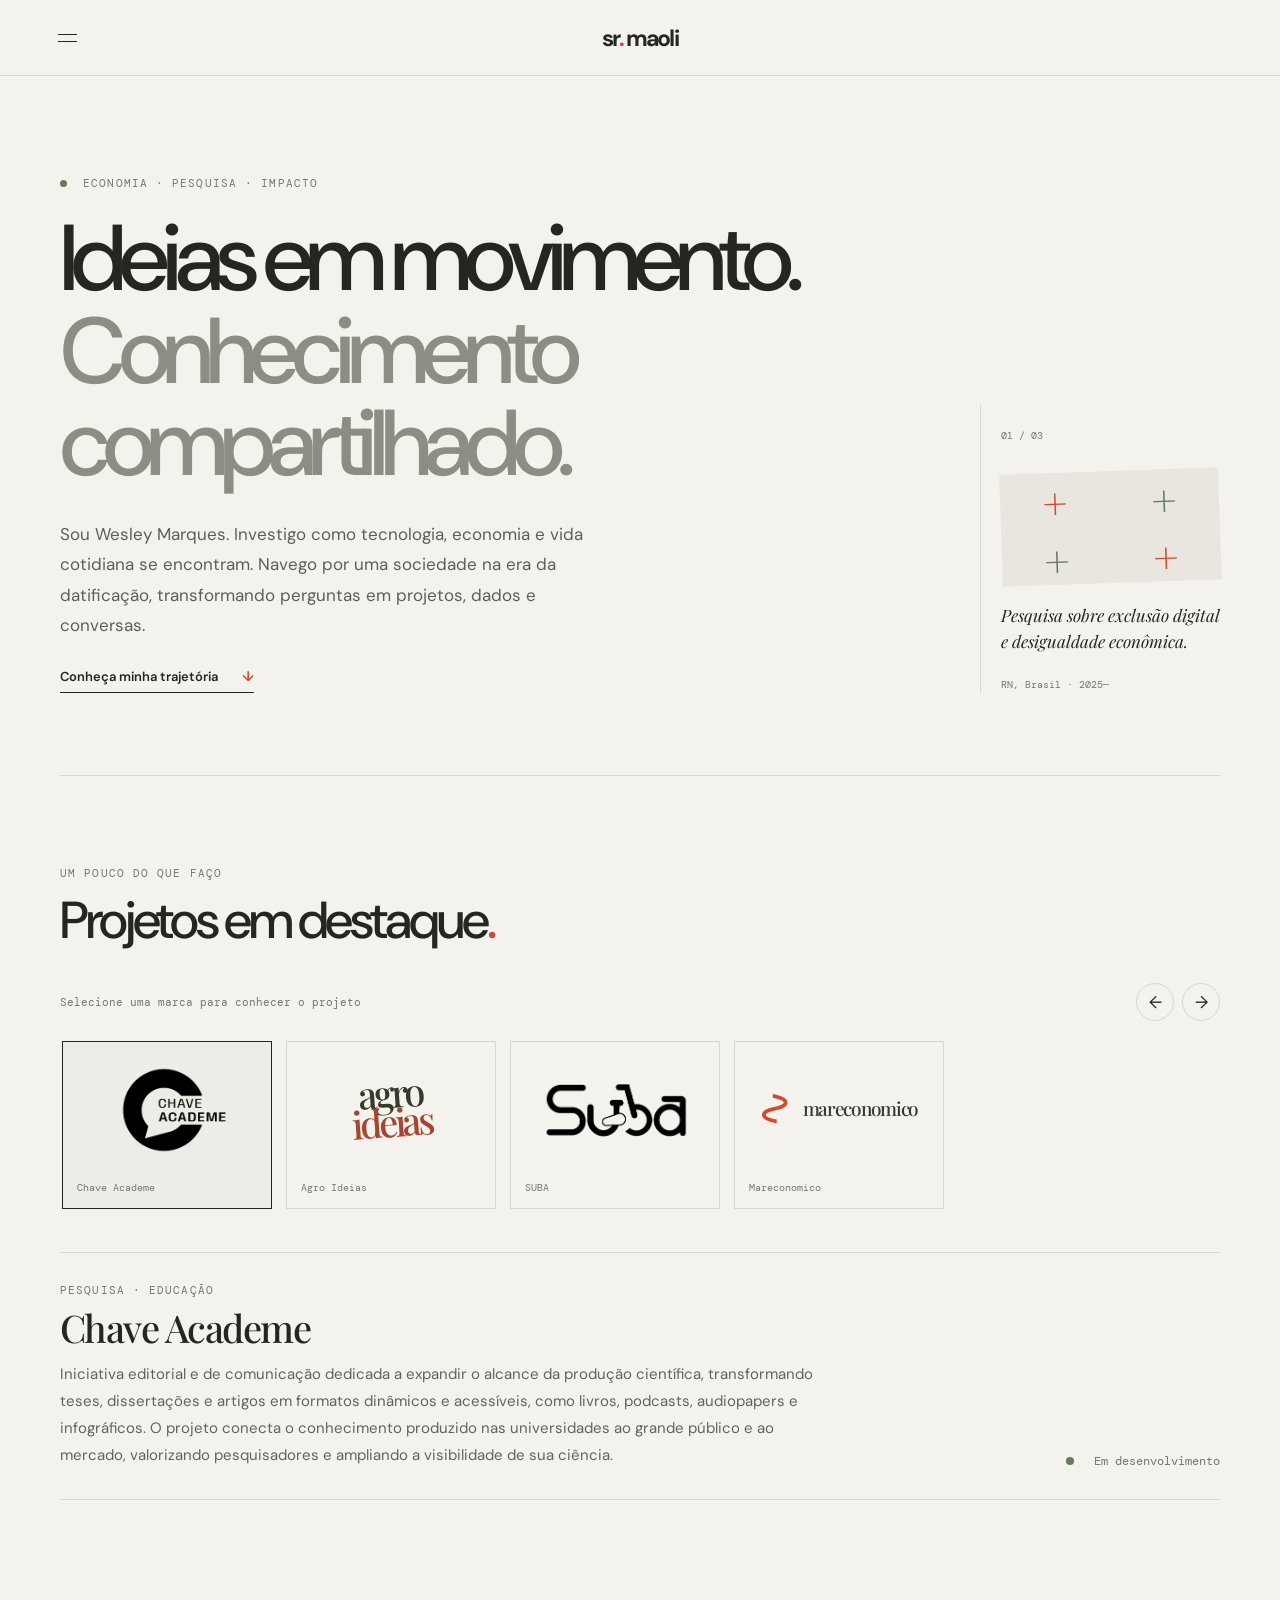
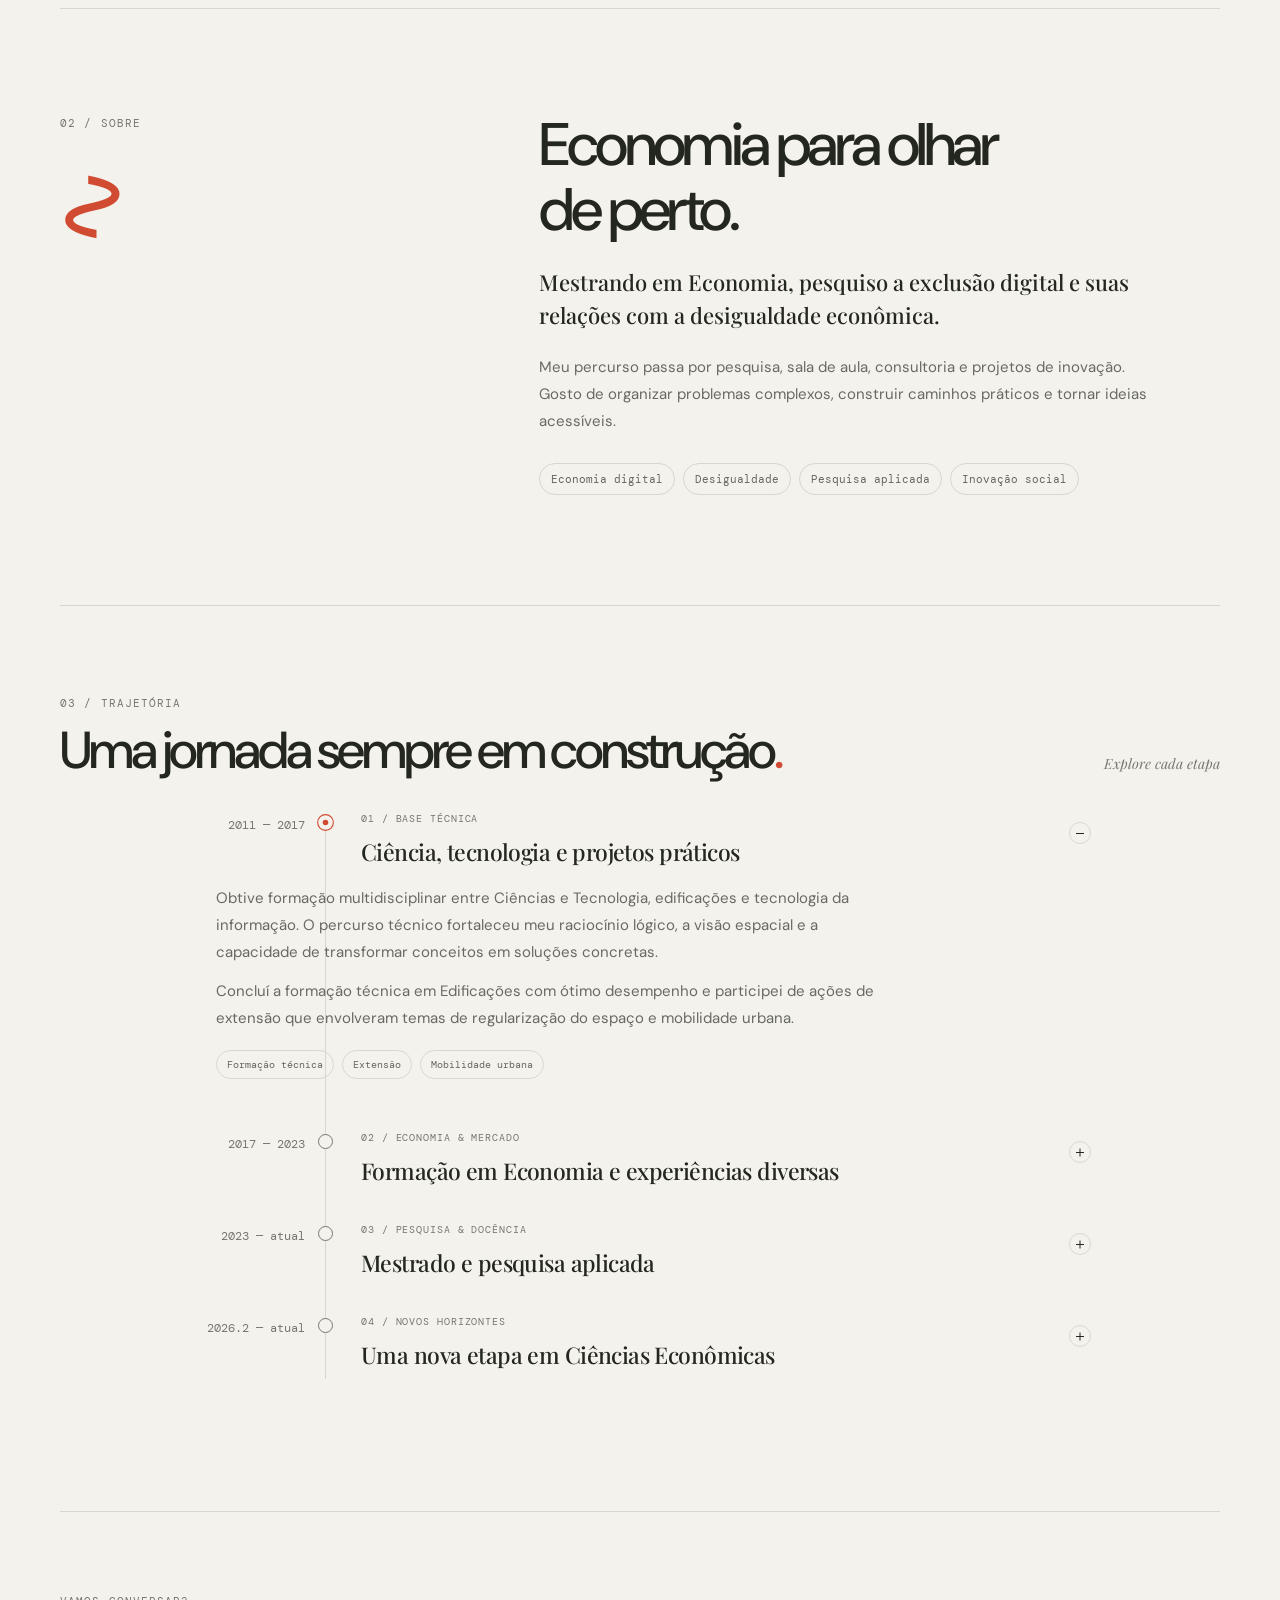
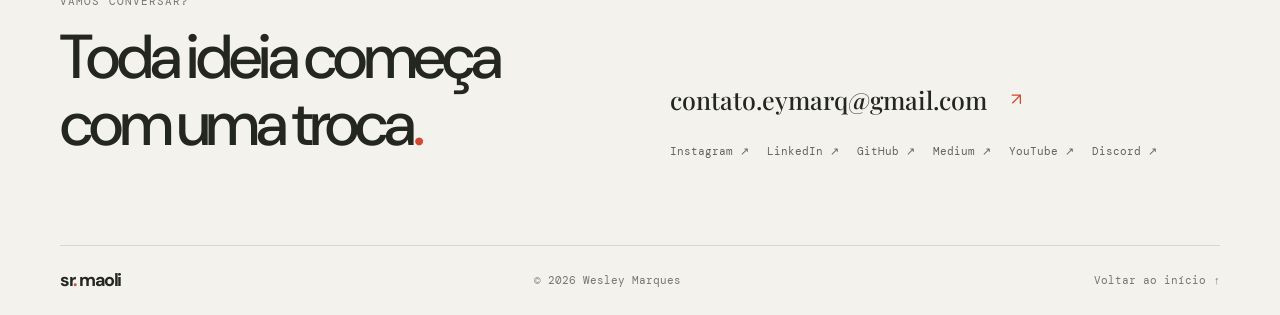
<file: index.html>
<!doctype html>
<html lang="pt-BR">
  <head>
    <meta charset="utf-8">
    <meta name="viewport" content="width=device-width, initial-scale=1">
    <meta name="theme-color" content="#f4f2ed">
    <meta name="description" content="Wesley Marques — economia, pesquisa e projetos de impacto.">
    <title>sr. maoli — economia, pesquisa e projetos</title>
    <link rel="stylesheet" href="styles.css">
    <script src="script.js" defer></script>
  </head>
  <body>
    <header class="site-header">
      <button class="menu-toggle" type="button" aria-label="Abrir menu" aria-expanded="false" aria-controls="site-nav">
        <span class="menu-icon" aria-hidden="true"><i></i><i></i></span>
      </button>
      <a class="wordmark" href="#inicio" aria-label="sr. maoli — início">sr<span>.</span> maoli</a>
      <nav class="site-nav" id="site-nav" aria-label="Navegação principal">
        <a href="#projetos">Projetos</a>
        <a href="#sobre">Sobre</a>
        <a href="#experiencia">Experiência</a>
        <a href="estimo.html">Estimo <span aria-hidden="true">↗</span></a>
        <a href="#contato">Contato <span aria-hidden="true">↗</span></a>
      </nav>
    </header>

    <main id="inicio">
      <section class="intro section-shell" aria-labelledby="intro-title">
        <div class="intro-copy">
          <p class="eyebrow"><span class="status-dot"></span> Economia · pesquisa · impacto</p>
          <h1 id="intro-title">Ideias em movimento.<br><span>Conhecimento compartilhado.</span></h1>
          <p class="intro-description">Sou Wesley Marques. Investigo como tecnologia, economia e vida cotidiana se encontram. Navego por uma sociedade na era da datificação, transformando perguntas em projetos, dados e conversas.</p>
          <a class="text-link" href="#sobre">Conheça minha trajetória <span aria-hidden="true">↓</span></a>
        </div>
        <div class="intro-note" aria-label="Localização e área de pesquisa">
          <span class="note-index">01 / 03</span>
          <div class="note-mark" aria-hidden="true"><span>+</span><span>+</span><span>+</span><span>+</span></div>
          <p>Pesquisa sobre exclusão digital e desigualdade econômica.</p>
          <span class="note-place">RN, Brasil · 2025—</span>
        </div>
      </section>

      <section class="projects section-shell" id="projetos" aria-labelledby="projects-title">
        <div class="section-heading">
          <div>
            <p class="eyebrow">Um pouco do que faço</p>
            <h2 id="projects-title">Projetos em destaque<span class="period">.</span></h2>
          </div>
        </div>

        <div class="project-carousel" aria-label="Projetos em destaque">
          <div class="project-carousel-topline">
            <span class="carousel-hint">Selecione uma marca para conhecer o projeto</span>
            <div class="carousel-controls">
              <button class="carousel-control" type="button" data-carousel-direction="-1" aria-label="Projeto anterior">←</button>
              <button class="carousel-control" type="button" data-carousel-direction="1" aria-label="Próximo projeto">→</button>
            </div>
          </div>
          <div class="project-logo-track" role="group" aria-label="Logotipos dos projetos">
            <button class="project-logo is-selected" type="button" id="project-logo-chave" aria-pressed="true" data-project="chave">
               <span class="logo-image-wrap"><img src="assets/chave-academe.png" alt="" class="logo-suba"></span></span>
              <span class="logo-name">Chave Academe</span>

            </button>
            <button class="project-logo" type="button" id="project-logo-agro" aria-pressed="false" data-project="agro">
              <span class="logo-agro" aria-hidden="true"><span>agro</span><b>ideias</b></span>
              <span class="logo-name">Agro Ideias</span>
            </button>
            <button class="project-logo" type="button" id="project-logo-suba" aria-pressed="false" data-project="suba">
              <span class="logo-image-wrap"><img src="assets/suba-logo.png" alt="" class="logo-suba"></span>
              <span class="logo-name">SUBA</span>
            </button>
            <button class="project-logo" type="button" id="project-logo-mareconomico" aria-pressed="false" data-project="mareconomico">
              <span class="logo-mareconomico" aria-hidden="true"><span class="logo-mare-symbol">∿</span><span>mareconomico</span></span>
              <span class="logo-name">Mareconomico</span>
            </button>
          </div>
          <section class="project-detail" aria-live="polite" aria-atomic="true" aria-labelledby="project-detail-title">
            <div class="project-detail-main">
              <p class="eyebrow" id="project-detail-category">Pesquisa · educação</p>
              <h3 id="project-detail-title">Chave Academe</h3>
              <p class="project-detail-description" id="project-detail-description">Iniciativa editorial e de comunicação dedicada a expandir o alcance da produção científica, transformando teses, dissertações e artigos em formatos dinâmicos e acessíveis, como livros, podcasts, audiopapers e infográficos. O projeto conecta o conhecimento produzido nas universidades ao grande público e ao mercado, valorizando pesquisadores e ampliando a visibilidade de sua ciência.</p>
            </div>
            <div class="project-detail-action" id="project-detail-action">
              <span class="project-status project-status--active"><span></span>Em desenvolvimento</span>
            </div>
          </section>
        </div>
      </section>

      <section class="about section-shell" id="sobre" aria-labelledby="about-title">
        <div class="about-label">
          <p class="eyebrow">02 / Sobre</p>
          <span class="about-symbol" aria-hidden="true">∿</span>
        </div>
        <div class="about-copy">
          <h2 id="about-title">Economia para olhar de perto.</h2>
          <p class="about-lead">Mestrando em Economia, pesquiso a exclusão digital e suas relações com a desigualdade econômica.</p>
          <p>Meu percurso passa por pesquisa, sala de aula, consultoria e projetos de inovação. Gosto de organizar problemas complexos, construir caminhos práticos e tornar ideias acessíveis.</p>
          <div class="topic-list" aria-label="Temas de interesse">
            <span>Economia digital</span><span>Desigualdade</span><span>Pesquisa aplicada</span><span>Inovação social</span>
          </div>
        </div>
      </section>

      <section class="experience section-shell" id="experiencia" aria-labelledby="experience-title">
        <div class="section-heading">
          <div>
            <p class="eyebrow">03 / Trajetória</p>
            <h2 id="experience-title">Uma jornada sempre em construção<span class="period">.</span></h2>
          </div>
          <span class="experience-aside">Explore cada etapa<br></span>
        </div>
        <div class="timeline" aria-label="Linha do tempo interativa: selecione uma etapa para saber mais">
          <details class="timeline-event" open>
            <summary class="timeline-trigger">
              <span class="timeline-date">2011 — 2017</span>
              <span class="timeline-marker" aria-hidden="true"></span>
              <span class="timeline-heading">
                <span class="timeline-kicker">01 / BASE TÉCNICA</span>
                <span class="timeline-title">Ciência, tecnologia e projetos práticos</span>
                <span class="timeline-toggle" aria-hidden="true"></span>
              </span>
            </summary>
            <div class="timeline-content">
              <p>Obtive formação multidisciplinar entre Ciências e Tecnologia, edificações e tecnologia da informação. O percurso técnico fortaleceu meu raciocínio lógico, a visão espacial e a capacidade de transformar conceitos em soluções concretas.</p>
              <p>Concluí a formação técnica em Edificações com ótimo desempenho e participei de ações de extensão que envolveram temas de regularização do espaço e mobilidade urbana.</p>
              <div class="timeline-tags"><span>Formação técnica</span><span>Extensão</span><span>Mobilidade urbana</span></div>
            </div>
          </details>

          <details class="timeline-event">
            <summary class="timeline-trigger">
              <span class="timeline-date">2017 — 2023</span>
              <span class="timeline-marker" aria-hidden="true"></span>
              <span class="timeline-heading">
                <span class="timeline-kicker">02 / ECONOMIA & MERCADO</span>
                <span class="timeline-title">Formação em Economia e experiências diversas</span>
                <span class="timeline-toggle" aria-hidden="true"></span>
              </span>
            </summary>
            <div class="timeline-content">
              <p>Concluí Ciências Econômicas em 2023, com ênfase na aplicação de métodos quantitativos e desenvolvimento econômico regional. Atuei como monitor e integrante do grupo de pesquisa em economia aplicada, desenvolvendo experiência em análise de dados e pesquisa acadêmica. Meu trabalho de conclusão abordou a sinalização de marcas e produtos certificados. <a href="https://repositorio.ufrn.br/server/api/core/bitstreams/61ae9702-4c83-42d8-8508-49dce9670008/content" target="_blank" rel="noopener noreferrer"> Leia minha monografia completa ↗</a>
              </p>
              <p>Em paralelo, atuei em projetos de empresa júnior, processos financeiros e elaboração de relatórios. Também experenciei estagios com  atendimento ao público amplo, apoio a empreendedores e mentoria, desenvolvendo comunicação, organização e visão de negócio com amplas dimensões.</p>
              <div class="timeline-tags"><span>Economia</span><span>Finanças</span><span>Consultoria</span><span>Atendimento</span></div>
            </div>
          </details>

          <details class="timeline-event">
            <summary class="timeline-trigger">
              <span class="timeline-date">2023 — atual</span>
              <span class="timeline-marker" aria-hidden="true"></span>
              <span class="timeline-heading">
                <span class="timeline-kicker">03 / PESQUISA & DOCÊNCIA</span>
                <span class="timeline-title">Mestrado e pesquisa aplicada</span>
                <span class="timeline-toggle" aria-hidden="true"></span>
              </span>
            </summary>
            <div class="timeline-content">
              <p>No Programa de Pós-Graduação em Economia, desenvolvo pesquisa sobre exclusão digital e desigualdade econômica. Os trabalhos envolvem análise de dados, visualização e produção de relatórios socioeconômicos, além de participação e apresentações em seminários de pesquisa.</p>
              <p>Quer saber mais sobre meus resultados de pesquisa? Acesse
              <a href="SEU-LINK-AQUI" target="_blank" rel="noopener noreferrer">
                os resultados completos
              </a>.</p>
              <div class="timeline-tags"><span>Mestrado em Economia</span><span>Pesquisa</span><span>R & dados</span><span>Docência</span></div>
            </div>
          </details>

          <details class="timeline-event">
            <summary class="timeline-trigger">
              <span class="timeline-date">2026.2 — atual</span>
              <span class="timeline-marker" aria-hidden="true"></span>
              <span class="timeline-heading">
                <span class="timeline-kicker">04 / NOVOS HORIZONTES</span>
                <span class="timeline-title">Uma nova etapa em Ciências Econômicas</span>
                <span class="timeline-toggle" aria-hidden="true"></span>
              </span>
            </summary>
            <div class="timeline-content">
              <p>Em 2026.2, iniciei uma nova etapa de estudos Complementar em Ciências Contábeis, ampliando meu repertório e aprofundando o diálogo entre formação acadêmica, pesquisa e prática profissional.</p>
              <div class="timeline-tags"><span>Aprendizado contínuo</span><span>Contabilidade</span></div>
            </div>
          </details>
        </div>
      </section>

      <section class="contact section-shell" id="contato" aria-labelledby="contact-title">
        <div>
          <p class="eyebrow">Vamos conversar?</p>
          <h2 id="contact-title">Toda ideia começa<br>com uma troca<span class="period">.</span></h2>
        </div>
        <div class="contact-details">
          <a class="contact-email" href="mailto:contato.eymarq@gmail.com">contato.eymarq@gmail.com <span aria-hidden="true">↗</span></a>
          <div class="social-links" aria-label="Redes sociais">
            <a href="https://www.instagram.com/srmaoli/" target="_blank" rel="noreferrer">Instagram ↗</a>
            <a href="https://www.linkedin.com/in/wesleymomarques/" target="_blank" rel="noreferrer">LinkedIn ↗</a>
            <a href="https://github.com/srmaoli" target="_blank" rel="noreferrer">GitHub ↗</a>
            <a href="https://medium.com/@wesleymacly" target="_blank" rel="noreferrer">Medium ↗</a>
            <a href="https://www.youtube.com/@sr_maoli" target="_blank" rel="noreferrer">YouTube ↗</a>
            <a href="https://discord.gg/YAWQPCcy" target="_blank" rel="noreferrer">Discord ↗</a>
          </div>
        </div>
      </section>
    </main>

    <footer class="site-footer section-shell">
      <a class="wordmark" href="#inicio">sr<span>.</span> maoli</a>
      <span>© <span id="current-year">2025</span> Wesley Marques</span>
      <a href="#inicio">Voltar ao início ↑</a>
    </footer>
  </body>
</html>
</file>
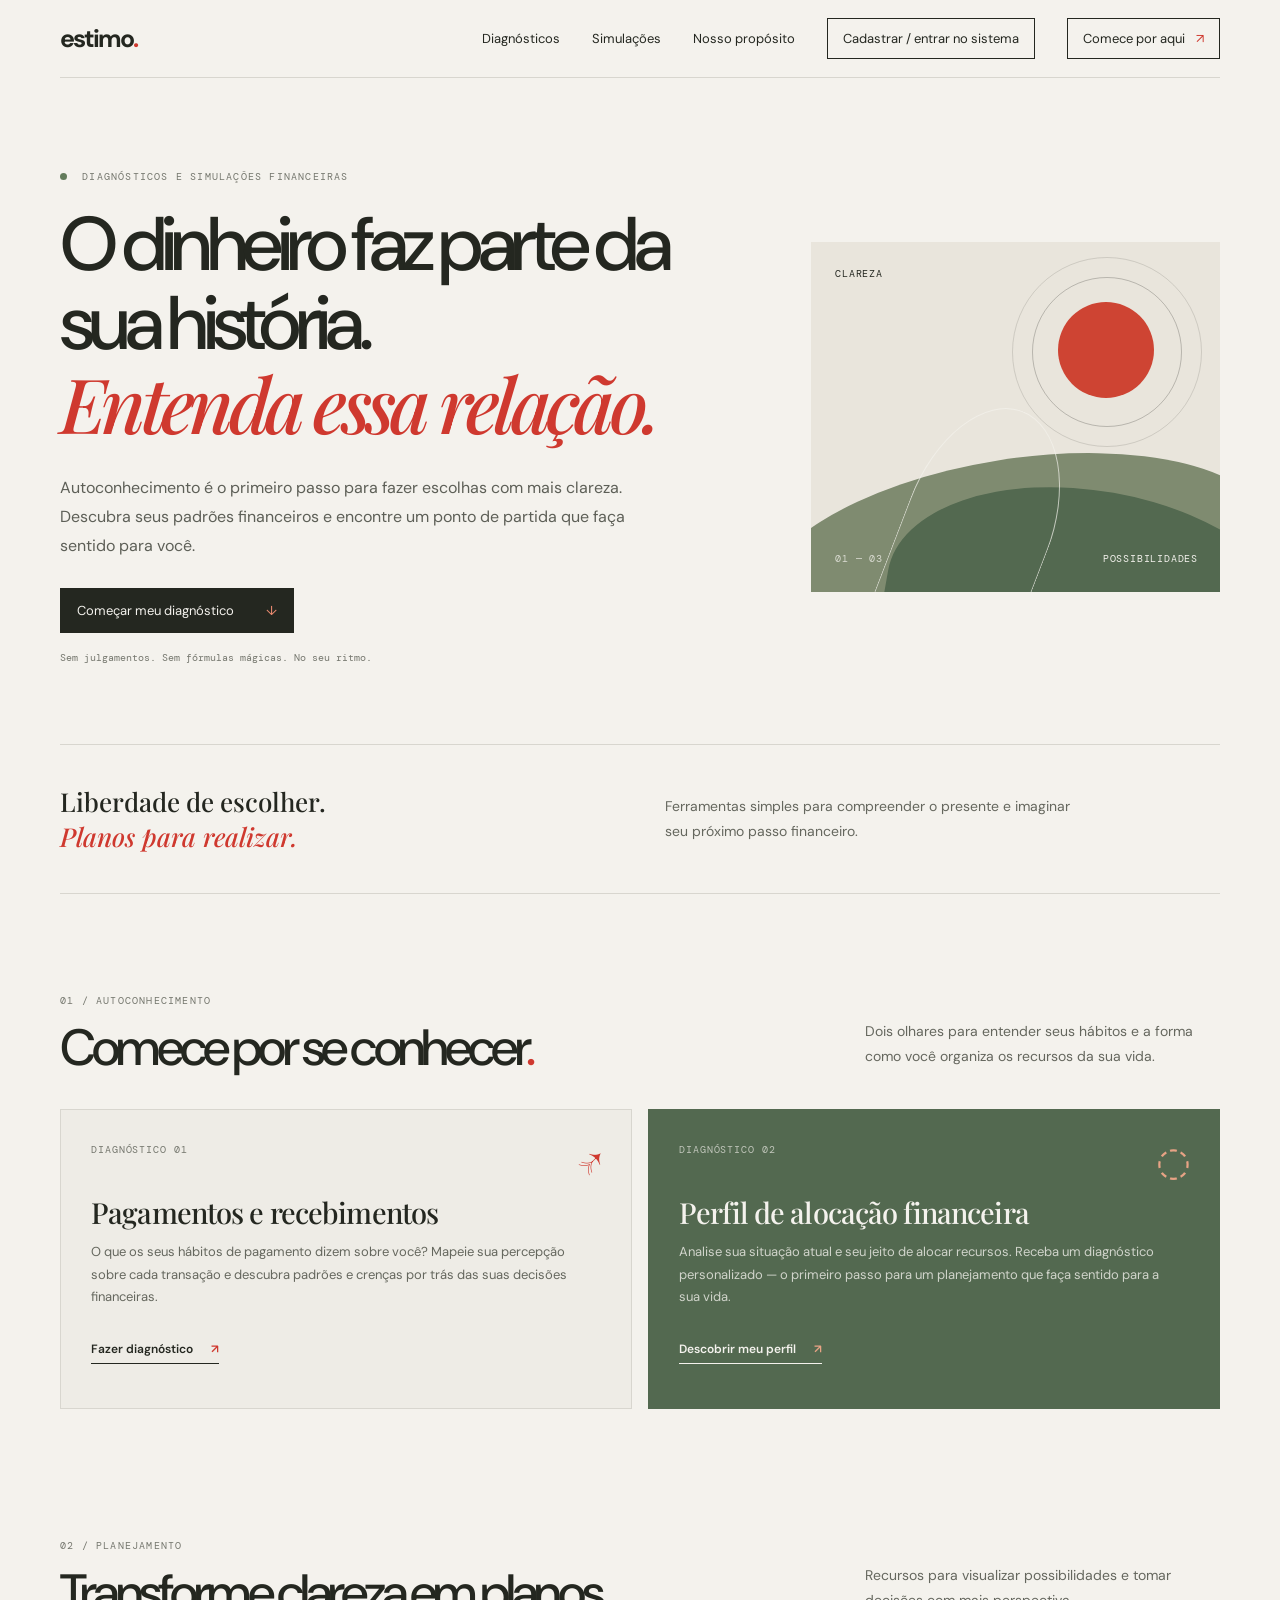
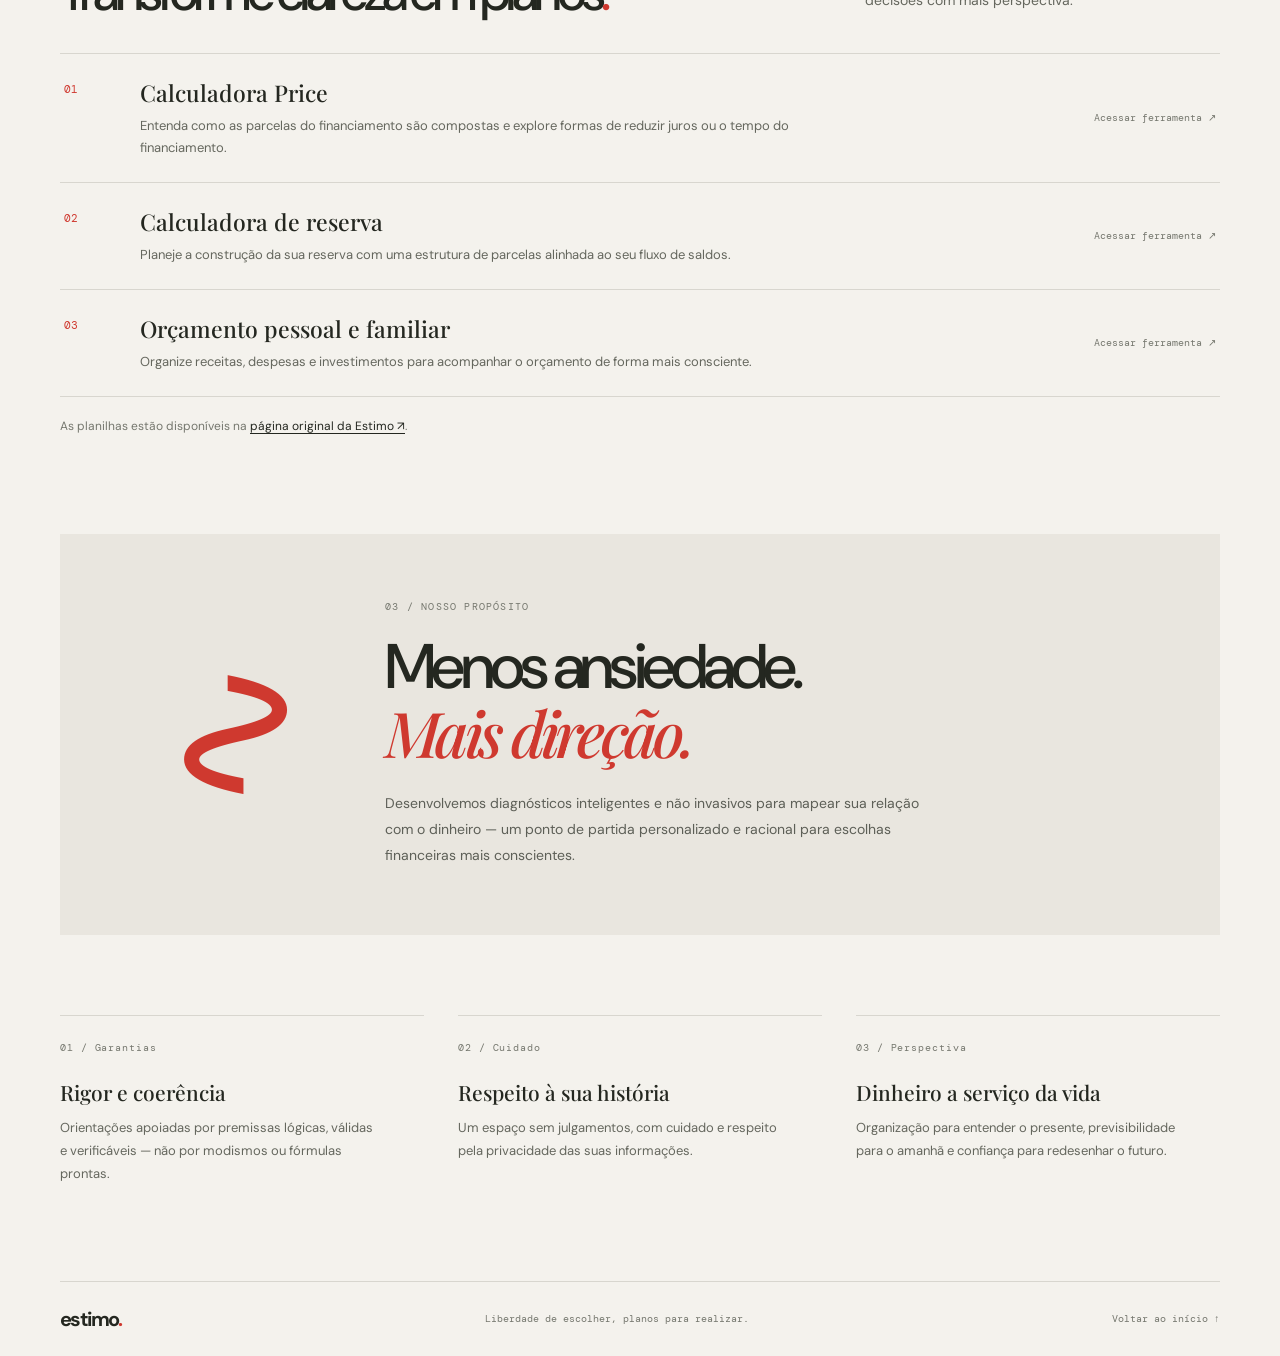
<file: estimo.html>
<!doctype html>
<html lang="pt-BR">
  <head>
    <meta charset="utf-8">
    <meta name="viewport" content="width=device-width, initial-scale=1">
    <meta name="theme-color" content="#f4f2ed">
    <meta name="description" content="Estimo — diagnósticos e simulações para escolhas financeiras mais conscientes.">
    <title>Estimo — Diagnósticos e Simulações</title>
    <link rel="stylesheet" href="estimo.css">
  </head>
  <body>
    <header class="site-header">
      <a class="wordmark" href="#inicio" aria-label="Estimo — início">estimo<span>.</span></a>
      <nav aria-label="Navegação principal">
        <a href="#diagnosticos">Diagnósticos</a>
        <a href="#simulacoes">Simulações</a>
        <a href="#sobre">Nosso propósito</a>
        <button class="nav-cta system-cta" type="button">Cadastrar / entrar no sistema</button>
        <a class="nav-cta" href="#diagnosticos">Comece por aqui <span aria-hidden="true">↗</span></a>
      </nav>
    </header>

    <main id="inicio">
      <section class="hero">
        <div class="hero-copy">
          <p class="eyebrow"><span class="status-dot"></span> Diagnósticos e simulações financeiras</p>
          <h1>O dinheiro faz parte da sua história.<br><em>Entenda essa relação.</em></h1>
          <p class="hero-description">Autoconhecimento é o primeiro passo para fazer escolhas com mais clareza. Descubra seus padrões financeiros e encontre um ponto de partida que faça sentido para você.</p>
          <a class="button-link" href="#diagnosticos">Começar meu diagnóstico <span aria-hidden="true">↓</span></a>
          <p class="hero-caption">Sem julgamentos. Sem fórmulas mágicas. No seu ritmo.</p>
        </div>
        <div class="hero-art" aria-label="Ilustração abstrata de caminhos e escolhas">
          <div class="art-sun"></div>
          <div class="art-orbit art-orbit-one"></div>
          <div class="art-orbit art-orbit-two"></div>
          <div class="art-path"></div>
          <span class="art-label art-label-top">clareza</span>
          <span class="art-label art-label-bottom">possibilidades</span>
          <span class="art-number">01 — 03</span>
        </div>
      </section>

      <section class="intro-strip" aria-label="Apresentação">
        <p>Liberdade de escolher.<br><span>Planos para realizar.</span></p>
        <p>Ferramentas simples para compreender o presente e imaginar seu próximo passo financeiro.</p>
      </section>

      <section class="content-section" id="diagnosticos" aria-labelledby="diagnosticos-title">
        <div class="section-heading">
          <div>
            <p class="eyebrow">01 / Autoconhecimento</p>
            <h2 id="diagnosticos-title">Comece por se conhecer<span class="period">.</span></h2>
          </div>
          <p class="section-intro">Dois olhares para entender seus hábitos e a forma como você organiza os recursos da sua vida.</p>
        </div>

        <div class="card-grid">
          <article class="resource-card">
            <span class="card-index">DIAGNÓSTICO 01</span>
            <div class="card-symbol" aria-hidden="true">↗</div>
            <h3>Pagamentos e recebimentos</h3>
            <p>O que os seus hábitos de pagamento dizem sobre você? Mapeie sua percepção sobre cada transação e descubra padrões e crenças por trás das suas decisões financeiras.</p>
            <a class="text-link" href="https://docs.google.com/forms/d/e/1FAIpQLSfITU0qzlifwFfn0U86P9TbwX89IyQb9Twd1ms2-pZy354y1g/viewform" target="_blank" rel="noopener noreferrer">Fazer diagnóstico <span aria-hidden="true">↗</span></a>
          </article>

          <article class="resource-card resource-card--green">
            <span class="card-index">DIAGNÓSTICO 02</span>
            <div class="card-symbol" aria-hidden="true">◌</div>
            <h3>Perfil de alocação financeira</h3>
            <p>Analise sua situação atual e seu jeito de alocar recursos. Receba um diagnóstico personalizado — o primeiro passo para um planejamento que faça sentido para a sua vida.</p>
            <a class="text-link" href="https://docs.google.com/forms/d/e/1FAIpQLScihZbKa6JqvMAQcvTaj02lZwcIpuk3UOIQ7vKgjmZhwiz9TQ/viewform" target="_blank" rel="noopener noreferrer">Descobrir meu perfil <span aria-hidden="true">↗</span></a>
          </article>
        </div>
      </section>

      <section class="content-section simulations-section" id="simulacoes" aria-labelledby="simulacoes-title">
        <div class="section-heading">
          <div>
            <p class="eyebrow">02 / Planejamento</p>
            <h2 id="simulacoes-title">Transforme clareza em planos<span class="period">.</span></h2>
          </div>
          <p class="section-intro">Recursos para visualizar possibilidades e tomar decisões com mais perspectiva.</p>
        </div>

        <div class="simulation-list">
          <article class="simulation-item">
            <span class="simulation-number">01</span>
            <div>
              <h3>Calculadora Price</h3>
              <p>Entenda como as parcelas do financiamento são compostas e explore formas de reduzir juros ou o tempo do financiamento.</p>
            </div>
            <a class="coming-soon" href="https://drive.google.com/open?id=1cgfmJ3GXUU4hR3i9deZS7qc9VqT2XlyUcDFS_jcGDag" target="_blank" rel="noopener noreferrer">Acessar ferramenta ↗</a>
          </article>
          <article class="simulation-item">
            <span class="simulation-number">02</span>
            <div>
              <h3>Calculadora de reserva</h3>
              <p>Planeje a construção da sua reserva com uma estrutura de parcelas alinhada ao seu fluxo de saldos.</p>
            </div>
            <a class="coming-soon" href="https://drive.google.com/open?id=1NpRPRSc607Bj0MbXzb76Cley5m_RDawaQKkn4wu3GHg" target="_blank" rel="noopener noreferrer">Acessar ferramenta ↗</a>
          </article>
          <article class="simulation-item">
            <span class="simulation-number">03</span>
            <div>
              <h3>Orçamento pessoal e familiar</h3>
              <p>Organize receitas, despesas e investimentos para acompanhar o orçamento de forma mais consciente.</p>
            </div>
            <a class="coming-soon" href="https://drive.google.com/open?id=1Py79KJOrHJieZoEGl8azg8vv331hI-jVlX_-2Czug_Y" target="_blank" rel="noopener noreferrer">Acessar ferramenta ↗</a>
          </article>
        </div>
        <p class="tools-note">As planilhas estão disponíveis na <a href="https://sites.google.com/view/estimodiagnosticossimulacoes/página-inicial" target="_blank" rel="noopener noreferrer">página original da Estimo ↗</a>.</p>
      </section>

      <section class="manifesto" id="sobre" aria-labelledby="manifesto-title">
        <div class="manifesto-mark" aria-hidden="true">∿</div>
        <div class="manifesto-copy">
          <p class="eyebrow">03 / Nosso propósito</p>
          <h2 id="manifesto-title">Menos ansiedade.<br><em>Mais direção.</em></h2>
          <p>Desenvolvemos diagnósticos inteligentes e não invasivos para mapear sua relação com o dinheiro — um ponto de partida personalizado e racional para escolhas financeiras mais conscientes.</p>
        </div>
      </section>

      <section class="principles" aria-label="Princípios da Estimo">
        <article>
          <span class="principle-number">01 / Garantias</span>
          <h3>Rigor e coerência</h3>
          <p>Orientações apoiadas por premissas lógicas, válidas e verificáveis — não por modismos ou fórmulas prontas.</p>
        </article>
        <article>
          <span class="principle-number">02 / Cuidado</span>
          <h3>Respeito à sua história</h3>
          <p>Um espaço sem julgamentos, com cuidado e respeito pela privacidade das suas informações.</p>
        </article>
        <article>
          <span class="principle-number">03 / Perspectiva</span>
          <h3>Dinheiro a serviço da vida</h3>
          <p>Organização para entender o presente, previsibilidade para o amanhã e confiança para redesenhar o futuro.</p>
        </article>
      </section>
    </main>

    <footer class="site-footer">
      <a class="wordmark" href="#inicio">estimo<span>.</span></a>
      <p>Liberdade de escolher, planos para realizar.</p>
      <a class="footer-return" href="#inicio">Voltar ao início ↑</a>
    </footer>
  </body>
</html>
</file>
<file: styles.css>
@import url('https://fonts.googleapis.com/css2?family=DM+Mono:wght@400;500&family=DM+Sans:wght@400;500;600;700&family=Playfair+Display:ital,wght@0,500;0,600;1,500;1,600&display=swap');

:root {
  color-scheme: light;
  --paper: #f4f2ed;
  --paper-deep: #e9e6df;
  --ink: #242720;
  --muted: #75776e;
  --line: #d8d6cf;
  --accent: #d14b32;
  --green: #627b5b;
  --mono: "DM Mono", monospace;
  --sans: "DM Sans", sans-serif;
  --serif: "Playfair Display", Georgia, serif;
}

* { box-sizing: border-box; }
html { scroll-behavior: smooth; scroll-padding-top: 5.5rem; }
body {
  margin: 0;
  background: var(--paper);
  color: var(--ink);
  font-family: var(--sans);
  -webkit-font-smoothing: antialiased;
}
a { color: inherit; text-decoration: none; }
button { font: inherit; }
.section-shell { width: min(1160px, calc(100% - 96px)); margin-inline: auto; }

.site-header {
  height: 76px;
  padding: 0 48px;
  border-bottom: 1px solid var(--line);
  display: flex;
  align-items: center;
  justify-content: space-between;
  position: relative;
  z-index: 5;
  background: var(--paper);
}
.wordmark { position: absolute; left: 50%; transform: translateX(-50%); font-size: 23px; font-weight: 700; letter-spacing: -.08em; }
.wordmark span, .period { color: var(--accent); }
.site-nav {
  display: none;
  position: absolute;
  top: 75px;
  left: 0;
  min-width: 240px;
  padding: 24px 28px;
  border: 1px solid var(--line);
  border-top: 0;
  background: var(--paper);
  box-shadow: 0 12px 24px rgb(36 39 32 / 8%);
  flex-direction: column;
  align-items: flex-start;
  gap: 20px;
}
.site-nav.is-open { display: flex; }
.site-nav a, .site-footer, .menu-toggle { font-size: 14px; }
.site-nav a { transition: color .2s ease; }
.site-nav a:hover, .site-footer a:hover, .social-links a:hover { color: var(--accent); }
.site-nav a span { color: var(--accent); }
.menu-toggle { display: inline-flex; align-items: center; padding: 10px; border: 0; background: none; color: var(--ink); cursor: pointer; }
.menu-icon { display: grid; gap: 6px; width: 19px; }
.menu-icon i { width: 19px; height: 1px; background: var(--ink); transition: transform .2s ease; }
.menu-toggle[aria-expanded="true"] .menu-icon i:first-child { transform: translateY(3.5px) rotate(45deg); }
.menu-toggle[aria-expanded="true"] .menu-icon i:last-child { transform: translateY(-3.5px) rotate(-45deg); }
.menu-toggle:focus-visible, a:focus-visible { outline: 2px solid var(--accent); outline-offset: 4px; }

.intro {
  min-height: 590px;
  padding-block: 100px 82px;
  display: grid;
  grid-template-columns: minmax(0, 1fr) 240px;
  gap: 100px;
  align-items: center;
}
.eyebrow {
  margin: 0 0 22px;
  color: var(--muted);
  font: 11px var(--mono);
  letter-spacing: .1em;
  text-transform: uppercase;
}
.status-dot { display: inline-block; width: 7px; height: 7px; margin-right: 8px; border-radius: 50%; background: var(--green); }
h1, h2, h3, p { margin-top: 0; }
.intro h1 {
  max-width: 800px;
  margin: 0;
  font-size: clamp(46px, 7.3vw, 94px);
  font-weight: 500;
  line-height: .99;
  letter-spacing: -.075em;
}
.intro h1 span { color: #8c8d83; }
.intro-description {
  max-width: 550px;
  margin: 29px 0 24px;
  color: #5d5f57;
  font-size: 17px;
  line-height: 1.8;
}
.text-link {
  display: inline-flex;
  gap: 24px;
  align-items: center;
  border-bottom: 1px solid var(--ink);
  padding-bottom: 7px;
  font-size: 13px;
  font-weight: 600;
}
.text-link span { color: var(--accent); font-size: 14px; }
.intro-note {
  align-self: end;
  padding: 18px 0 0 20px;
  border-left: 1px solid var(--line);
  position: relative;
}
.note-index, .note-place { font: 10px var(--mono); color: var(--muted); }
.note-mark {
  height: 112px;
  margin: 27px 0 20px;
  display: grid;
  grid-template-columns: 1fr 1fr;
  place-items: center;
  background: var(--paper-deep);
  color: var(--accent);
  font: 43px var(--serif);
  transform: rotate(-2deg);
}
.note-mark span:nth-child(2), .note-mark span:nth-child(3) { color: var(--green); }
.intro-note p { margin-bottom: 18px; font: italic 17px/1.5 var(--serif); }

.projects { padding-block: 90px 108px; border-top: 1px solid var(--line); }
.section-heading { display: flex; align-items: end; justify-content: space-between; margin-bottom: 34px; }
.section-heading .eyebrow { margin-bottom: 12px; }
.section-heading h2, .about h2, .contact h2 { margin: 0; font-size: clamp(32px, 4.5vw, 52px); font-weight: 500; letter-spacing: -.06em; line-height: 1.08; }
.project-carousel { --logo-card-width: 210px; }
.project-carousel-topline { display: flex; align-items: center; justify-content: space-between; margin-bottom: 12px; }
.carousel-hint { color: var(--muted); font: 11px var(--mono); }
.carousel-controls { display: flex; gap: 8px; }
.carousel-control {
  display: grid;
  width: 38px;
  height: 38px;
  place-items: center;
  border: 1px solid var(--line);
  border-radius: 50%;
  background: transparent;
  color: var(--ink);
  cursor: pointer;
  font-size: 17px;
  transition: background-color .2s ease, color .2s ease, border-color .2s ease;
}
.carousel-control:hover { border-color: var(--ink); background: var(--ink); color: var(--paper); }
.carousel-control:focus-visible, .project-logo:focus-visible { outline: 2px solid var(--accent); outline-offset: 3px; }
.project-logo-track {
  display: grid;
  grid-auto-columns: var(--logo-card-width);
  grid-auto-flow: column;
  gap: 14px;
  overflow-x: auto;
  padding: 8px 2px 18px;
  scroll-snap-type: x mandatory;
  scrollbar-width: thin;
  scrollbar-color: var(--line) transparent;
}
.project-logo {
  display: flex;
  min-width: 0;
  min-height: 168px;
  padding: 14px;
  flex-direction: column;
  align-items: stretch;
  justify-content: space-between;
  gap: 12px;
  border: 1px solid var(--line);
  background: transparent;
  color: var(--ink);
  cursor: pointer;
  scroll-snap-align: start;
  text-align: left;
  transition: border-color .2s ease, background-color .2s ease, transform .2s ease;
}
.project-logo:hover { transform: translateY(-3px); border-color: #aaa99f; }
.project-logo.is-selected { border-color: var(--ink); background: #eeece6; }
.logo-name { color: var(--muted); font: 10px var(--mono); }
.logo-chave, .logo-agro, .logo-mareconomico {
  display: flex;
  min-height: 104px;
  flex-direction: column;
  align-items: center;
  justify-content: center;
  text-align: center;
}
.logo-chave { color: #33453e; font: 600 35px/.85 var(--serif); letter-spacing: -.08em; }
.logo-chave i { margin-top: 6px; color: var(--accent); font-size: 25px; font-weight: 500; }
.logo-agro { color: #373929; font: 500 38px/.76 var(--serif); letter-spacing: -.08em; transform: rotate(-4deg); }
.logo-agro b { color: #a64530; font-weight: 500; }
.logo-image-wrap { display: grid; height: 104px; place-items: center; overflow: hidden; background: transparent; }
.logo-suba { display: block; width: 100%; height: 100%; object-fit: contain; }
.logo-mareconomico { flex-direction: row; gap: 5px; color: #303c38; font: 500 19px var(--serif); letter-spacing: -.07em; }
.logo-mare-symbol { color: var(--accent); font: 47px/.8 var(--serif); transform: rotate(90deg); }
.project-detail {
  display: grid;
  grid-template-columns: minmax(0, 1fr) auto;
  gap: 38px;
  align-items: end;
  min-height: 230px;
  margin-top: 25px;
  padding: 30px 0;
  border-top: 1px solid var(--line);
  border-bottom: 1px solid var(--line);
  animation: project-detail-in .28s ease both;
}
.project-detail .eyebrow { margin-bottom: 10px; }
.project-detail h3 { margin: 0 0 13px; font: 500 clamp(26px, 3.5vw, 38px)/1.1 var(--serif); letter-spacing: -.04em; }
.project-detail-description { max-width: 770px; margin: 0; color: #62645c; font-size: 15px; line-height: 1.8; }
.project-detail-action { display: flex; align-items: center; justify-content: flex-end; min-width: 170px; }
.project-link, .project-status { display: inline-flex; gap: 10px; align-items: center; white-space: nowrap; font: 12px var(--mono); }
.project-link { padding-bottom: 6px; border-bottom: 1px solid var(--ink); }
.project-link span { color: var(--accent); font-size: 16px; }
.project-status { color: var(--muted); }
.project-status::before { width: 8px; height: 8px; border-radius: 50%; background: #92948a; content: ""; }
.project-status--active::before { background: var(--green); }
@keyframes project-detail-in {
  from { opacity: .5; transform: translateY(5px); }
  to { opacity: 1; transform: translateY(0); }
}

.about {
  display: grid;
  grid-template-columns: 1fr 2fr;
  gap: 12%;
  padding-block: 104px 110px;
  border-top: 1px solid var(--line);
}
.about-label .eyebrow { margin: 3px 0 0; }
.about-symbol { display: inline-block; margin-top: 42px; color: var(--accent); font: 100px/.7 var(--serif); transform: rotate(90deg); }
.about h2 { max-width: 520px; margin: 0 0 23px; font-size: clamp(36px, 5vw, 60px); }
.about-copy p { max-width: 620px; color: #686a62; font-size: 15px; line-height: 1.8; }
.about-copy .about-lead { color: var(--ink); font: 500 22px/1.5 var(--serif); }
.topic-list { display: flex; flex-wrap: wrap; gap: 8px; margin-top: 28px; }
.topic-list span { padding: 8px 11px; border: 1px solid var(--line); border-radius: 20px; color: #65675e; font: 11px var(--mono); }

.experience { padding-block: 90px 104px; border-top: 1px solid var(--line); }
.experience-aside { margin-bottom: 4px; color: var(--muted); font: italic 14px/1.5 var(--serif); text-align: right; }
.timeline {
  --timeline-axis: 145px;
  position: relative;
  width: min(920px, 100%);
  margin: 8px auto 0;
}
.timeline::before {
  position: absolute;
  top: 14px;
  bottom: 28px;
  left: var(--timeline-axis);
  width: 1px;
  background: var(--line);
  content: "";
}
.timeline-event { position: relative; padding-bottom: 12px; }
.timeline-trigger {
  display: grid;
  grid-template-columns: var(--timeline-axis) minmax(0, 1fr);
  align-items: start;
  list-style: none;
  cursor: pointer;
}
.timeline-trigger::-webkit-details-marker { display: none; }
.timeline-trigger:focus-visible { outline: 2px solid var(--accent); outline-offset: 5px; }
.timeline-date {
  padding: 5px 20px 0 0;
  color: var(--muted);
  font: 12px var(--mono);
  text-align: right;
}
.timeline-marker {
  position: absolute;
  z-index: 1;
  top: 3px;
  left: calc(var(--timeline-axis) - 7px);
  width: 15px;
  height: 15px;
  border: 1px solid var(--muted);
  border-radius: 50%;
  background: var(--paper);
  transition: border-color .2s ease, background-color .2s ease, transform .2s ease;
}
.timeline-marker::after {
  position: absolute;
  inset: 4px;
  border-radius: 50%;
  background: var(--accent);
  content: "";
  opacity: 0;
  transition: opacity .2s ease;
}
.timeline-heading {
  position: relative;
  display: grid;
  gap: 7px;
  min-height: 80px;
  margin-left: 36px;
  padding: 0 46px 20px 0;
}
.timeline-kicker { color: var(--muted); font: 10px var(--mono); letter-spacing: .09em; }
.timeline-title { font: 500 23px/1.3 var(--serif); letter-spacing: -.025em; }
.timeline-toggle {
  position: absolute;
  top: 10px;
  right: 9px;
  width: 22px;
  height: 22px;
  border: 1px solid var(--line);
  border-radius: 50%;
}
.timeline-toggle::before, .timeline-toggle::after {
  position: absolute;
  top: 10px;
  left: 6px;
  width: 8px;
  height: 1px;
  background: var(--ink);
  content: "";
}
.timeline-toggle::after { transform: rotate(90deg); transition: transform .2s ease; }
.timeline-event[open] .timeline-toggle::after { transform: rotate(0); }
.timeline-event[open] .timeline-marker { border-color: var(--accent); transform: scale(1.12); }
.timeline-event[open] .timeline-marker::after { opacity: 1; }
.timeline-trigger:hover .timeline-title { color: var(--accent); }
.timeline-content {
  grid-column: 2;
  margin: -7px 46px 20px 36px;
  padding: 0 0 20px;
  color: #686a62;
  animation: timeline-reveal .24s ease both;
}
.timeline-content p { max-width: 660px; margin: 0 0 12px; font-size: 15px; line-height: 1.8; }
.timeline-tags { display: flex; flex-wrap: wrap; gap: 8px; margin-top: 18px; }
.timeline-tags span { padding: 7px 10px; border: 1px solid var(--line); border-radius: 20px; color: #65675e; font: 10px var(--mono); }
@keyframes timeline-reveal {
  from { opacity: 0; transform: translateY(-4px); }
  to { opacity: 1; transform: translateY(0); }
}

.contact {
  display: grid;
  grid-template-columns: 1fr 1fr;
  gap: 60px;
  align-items: end;
  padding-block: 82px 87px;
  border-top: 1px solid var(--line);
}
.contact .eyebrow { margin-bottom: 16px; }
.contact h2 { font-size: clamp(38px, 5vw, 62px); }
.contact-email { display: inline-flex; gap: 24px; align-items: center; margin-bottom: 28px; font: 500 clamp(18px, 2.3vw, 25px) var(--serif); }
.contact-email span { color: var(--accent); font: 17px var(--sans); }
.social-links { display: flex; flex-wrap: wrap; gap: 10px 18px; }
.social-links a { color: #62645c; font: 11px var(--mono); transition: color .2s ease; }
.site-footer { min-height: 70px; display: flex; align-items: center; justify-content: space-between; border-top: 1px solid var(--line); color: var(--muted); font: 11px var(--mono); }
.site-footer .wordmark { position: static; transform: none; color: var(--ink); font: 700 18px var(--sans); letter-spacing: -.08em; }

@media (min-width: 1400px) {
  .intro { min-height: 660px; }
}
@media (max-width: 760px) {
  .section-shell { width: min(100% - 40px, 560px); }
  .site-header { height: 64px; padding-inline: 20px; }
  .wordmark { font-size: 21px; }
  .site-nav { top: 63px; min-width: 220px; padding: 22px 20px 27px; }
  .site-nav a { font-size: 15px; }
  .intro { min-height: auto; padding-block: 88px 68px; grid-template-columns: 1fr; gap: 48px; }
  .intro h1 { font-size: clamp(47px, 11vw, 72px); }
  .intro-description { font-size: 15px; }
  .intro-note { width: 100%; max-width: 330px; justify-self: end; }
  .note-mark { height: 86px; margin-block: 16px; font-size: 34px; }
  .projects { padding-block: 66px 74px; }
  .section-heading { align-items: start; }
  .section-heading h2 { font-size: 36px; }
  .project-carousel { --logo-card-width: 168px; }
  .project-carousel-topline { gap: 12px; }
  .carousel-hint { max-width: 210px; font-size: 10px; line-height: 1.6; }
  .carousel-control { width: 34px; height: 34px; }
  .project-logo { min-height: 150px; padding: 12px; }
  .logo-chave { font-size: 31px; }
  .logo-chave i { font-size: 22px; }
  .logo-agro { font-size: 34px; }
  .logo-image-wrap, .logo-chave, .logo-agro, .logo-mareconomico { min-height: 92px; }
  .logo-mareconomico { font-size: 16px; }
  .project-detail { grid-template-columns: 1fr; gap: 22px; min-height: 0; margin-top: 18px; padding-block: 24px; }
  .project-detail-description { font-size: 15px; }
  .project-detail-action { justify-content: flex-start; }
  .about { grid-template-columns: 1fr; gap: 18px; padding-block: 73px 77px; }
  .about-symbol { display: none; }
  .about h2 { font-size: 42px; }
  .about-copy .about-lead { font-size: 20px; }
  .experience { padding-block: 68px 76px; }
  .experience-aside { font-size: 13px; }
  .timeline { --timeline-axis: 9px; margin-top: 4px; }
  .timeline::before { top: 8px; bottom: 20px; }
  .timeline-event { padding-bottom: 12px; }
  .timeline-trigger { grid-template-columns: 1fr; gap: 10px; }
  .timeline-marker { top: 1px; left: 2px; }
  .timeline-date { padding: 1px 0 0 34px; text-align: left; }
  .timeline-heading { min-height: auto; gap: 7px; margin-left: 34px; padding: 0 36px 16px 0; }
  .timeline-kicker { font-size: 10px; }
  .timeline-title { font-size: 21px; }
  .timeline-toggle { top: 15px; right: 0; }
  .timeline-content { grid-column: 1; margin: -5px 0 18px 34px; padding-bottom: 16px; }
  .timeline-content p { font-size: 15px; }
  .contact { grid-template-columns: 1fr; gap: 35px; padding-block: 67px 70px; }
  .contact h2 { font-size: 47px; }
  .site-footer { min-height: 67px; }
}
@media (prefers-reduced-motion: reduce) {
  *, *::before, *::after { scroll-behavior: auto !important; transition-duration: .01ms !important; }
}
</file>
<file: estimo.css>
@import url('https://fonts.googleapis.com/css2?family=DM+Mono:wght@400;500&family=DM+Sans:wght@400;500;600;700&family=Playfair+Display:ital,wght@0,500;0,600;1,500;1,600&display=swap');

:root {
  color-scheme: light;
  --paper: #f4f2ed;
  --paper-deep: #e9e6df;
  --ink: #242720;
  --muted: #75776e;
  --line: #d8d6cf;
  --accent: #cf392f;
  --green: #627b5b;
  --mono: "DM Mono", monospace;
  --sans: "DM Sans", sans-serif;
  --serif: "Playfair Display", Georgia, serif;
}

* { box-sizing: border-box; }
html { scroll-behavior: smooth; scroll-padding-top: 90px; }
body {
  margin: 0;
  background: var(--paper);
  color: var(--ink);
  font-family: var(--sans);
  -webkit-font-smoothing: antialiased;
}
a { color: inherit; text-decoration: none; }
a:focus-visible { outline: 2px solid var(--accent); outline-offset: 4px; }
.site-header, .hero, .content-section, .intro-strip, .manifesto, .principles, .site-footer {
  width: min(1160px, calc(100% - 96px));
  margin-inline: auto;
}
.site-header {
  min-height: 78px;
  display: flex;
  align-items: center;
  justify-content: space-between;
  border-bottom: 1px solid var(--line);
}
.wordmark { font-size: 25px; font-weight: 700; letter-spacing: -.08em; }
.wordmark span, .period { color: var(--accent); }
.site-header nav { display: flex; align-items: center; gap: 32px; }
.site-header nav a { font-size: 13px; transition: color .2s ease; }
.site-header nav a:hover, .text-link:hover { color: var(--accent); }
.site-header nav .nav-cta { padding: 11px 15px; border: 1px solid var(--ink); }
.site-header nav .system-cta {
  background: transparent;
  color: var(--ink);
  cursor: pointer;
  font: 13px var(--sans);
  transition: background-color .2s ease, color .2s ease;
}
.site-header nav .system-cta:hover { background: var(--ink); color: var(--paper); }
.site-header nav .system-cta:focus-visible { outline: 2px solid var(--accent); outline-offset: 4px; }
.nav-cta span { margin-left: 8px; color: var(--accent); }
.hero {
  min-height: 600px;
  padding-block: 92px 80px;
  display: grid;
  grid-template-columns: minmax(0, 1.25fr) minmax(270px, .75fr);
  gap: 70px;
  align-items: center;
}
.eyebrow { margin: 0 0 22px; color: var(--muted); font: 10px var(--mono); letter-spacing: .12em; text-transform: uppercase; }
.status-dot { display: inline-block; width: 7px; height: 7px; margin-right: 8px; border-radius: 50%; background: var(--green); }
.hero h1, .section-heading h2, .manifesto h2 { margin: 0; font-size: clamp(44px, 6.1vw, 76px); font-weight: 500; line-height: 1.04; letter-spacing: -.075em; }
.hero h1 em, .manifesto h2 em { color: var(--accent); font-family: var(--serif); font-weight: 500; }
.hero-description { max-width: 570px; margin: 26px 0 28px; color: #5d5f57; font-size: 16px; line-height: 1.8; }
.button-link { display: inline-flex; gap: 32px; align-items: center; padding: 14px 17px; background: var(--ink); color: var(--paper); font-size: 13px; }
.button-link span { color: #ed8c71; }
.hero-caption { margin: 18px 0 0; color: var(--muted); font: 10px var(--mono); }
.hero-art {
  position: relative;
  min-height: 350px;
  overflow: hidden;
  background: #e9e5dc;
}
.hero-art::before, .hero-art::after {
  position: absolute;
  right: -14%;
  bottom: -26%;
  left: -14%;
  height: 64%;
  border-radius: 50% 50% 0 0;
  background: #7f8b70;
  content: "";
  transform: rotate(-9deg);
}
.hero-art::after { right: -20%; bottom: -37%; left: 18%; height: 66%; background: #536950; transform: rotate(10deg); }
.art-sun { position: absolute; z-index: 1; top: 60px; right: 66px; width: 96px; height: 96px; border-radius: 50%; background: #ce4433; }
.art-orbit { position: absolute; z-index: 2; top: 35px; right: 38px; width: 150px; height: 150px; border: 1px solid rgb(36 39 32 / 25%); border-radius: 50%; }
.art-orbit-two { top: 15px; right: 18px; width: 190px; height: 190px; border-color: rgb(36 39 32 / 14%); }
.art-path { position: absolute; z-index: 3; top: 46%; left: 23%; width: 36%; height: 70%; border: 1px solid rgb(244 242 237 / 70%); border-bottom: 0; border-radius: 50% 50% 0 0; transform: rotate(21deg); }
.art-label, .art-number { position: absolute; z-index: 4; color: var(--ink); font: 10px var(--mono); letter-spacing: .08em; text-transform: uppercase; }
.art-label-top { top: 25px; left: 24px; }
.art-label-bottom { right: 22px; bottom: 27px; color: var(--paper); }
.art-number { bottom: 27px; left: 24px; color: rgb(244 242 237 / 78%); }
.intro-strip {
  min-height: 150px;
  padding-block: 35px;
  display: grid;
  grid-template-columns: 1fr 1fr;
  gap: 50px;
  align-items: center;
  border-top: 1px solid var(--line);
  border-bottom: 1px solid var(--line);
}
.intro-strip p:first-child { margin: 0; font: 500 26px/1.35 var(--serif); }
.intro-strip p:first-child span { color: var(--accent); font-style: italic; }
.intro-strip p:last-child { max-width: 430px; margin: 0; color: #65675e; font-size: 14px; line-height: 1.8; }
.content-section { padding-block: 100px; }
.section-heading { display: flex; justify-content: space-between; align-items: end; gap: 40px; margin-bottom: 34px; }
.section-heading .eyebrow { margin-bottom: 14px; }
.section-heading h2 { font-size: clamp(34px, 4.5vw, 51px); }
.section-intro { max-width: 355px; margin: 0 0 5px; color: #65675e; font-size: 14px; line-height: 1.8; }
.card-grid { display: grid; grid-template-columns: repeat(2, minmax(0, 1fr)); gap: 16px; }
.resource-card { position: relative; min-height: 300px; padding: 27px 30px 28px; border: 1px solid var(--line); background: #eeece6; }
.resource-card--green { border-color: #536950; background: #536950; color: var(--paper); }
.card-index, .principle-number { color: var(--muted); font: 10px var(--mono); letter-spacing: .09em; }
.resource-card--green .card-index { color: rgb(244 242 237 / 68%); }
.card-symbol { position: absolute; top: 22px; right: 28px; color: var(--accent); font: 40px var(--serif); }
.resource-card--green .card-symbol { color: #e7a385; }
.resource-card h3 { max-width: 390px; margin: 38px 0 12px; font: 500 29px/1.15 var(--serif); letter-spacing: -.03em; }
.resource-card p { max-width: 490px; min-height: 74px; margin: 0 0 22px; color: #65675e; font-size: 13px; line-height: 1.75; }
.resource-card--green p { color: rgb(244 242 237 / 78%); }
.text-link { display: inline-flex; gap: 18px; align-items: center; padding-bottom: 6px; border-bottom: 1px solid currentColor; font-size: 12px; font-weight: 600; transition: color .2s ease; }
.text-link span { color: var(--accent); }
.resource-card--green .text-link span { color: #e7a385; }
.simulations-section { padding-top: 30px; }
.simulation-list { border-top: 1px solid var(--line); }
.simulation-item { display: grid; grid-template-columns: 56px minmax(0, 1fr) auto; gap: 20px; align-items: center; padding: 23px 4px; border-bottom: 1px solid var(--line); }
.simulation-number { align-self: start; padding-top: 5px; color: var(--accent); font: 11px var(--mono); }
.simulation-item h3 { margin: 0 0 7px; font: 500 23px var(--serif); }
.simulation-item p { max-width: 650px; margin: 0; color: #65675e; font-size: 13px; line-height: 1.7; }
.coming-soon { color: var(--muted); font: 10px var(--mono); white-space: nowrap; }
.tools-note { margin: 21px 0 0; color: var(--muted); font-size: 12px; }
.tools-note a { color: var(--ink); text-decoration: underline; text-underline-offset: 3px; }
.manifesto {
  position: relative;
  min-height: 370px;
  padding: 66px 9%;
  display: grid;
  grid-template-columns: 160px 1fr;
  gap: 50px;
  align-items: center;
  overflow: hidden;
  background: #e9e6df;
}
.manifesto-mark { color: var(--accent); font: 190px/.8 var(--serif); transform: rotate(90deg); text-align: center; }
.manifesto h2 { font-size: clamp(41px, 5.3vw, 63px); }
.manifesto-copy > p:last-child { max-width: 560px; margin: 20px 0 0; color: #5d5f57; font-size: 14px; line-height: 1.85; }
.principles { padding-block: 80px 95px; display: grid; grid-template-columns: repeat(3, 1fr); gap: 34px; }
.principles article { padding-top: 19px; border-top: 1px solid var(--line); }
.principles h3 { margin: 22px 0 10px; font: 500 21px var(--serif); }
.principles p { max-width: 320px; margin: 0; color: #65675e; font-size: 13px; line-height: 1.8; }
.site-footer { min-height: 75px; display: flex; align-items: center; justify-content: space-between; border-top: 1px solid var(--line); }
.site-footer p, .footer-return { margin: 0; color: var(--muted); font: 10px var(--mono); }
.site-footer .wordmark { font-size: 20px; }
@media (max-width: 760px) {
  .site-header, .hero, .content-section, .intro-strip, .manifesto, .principles, .site-footer { width: min(100% - 40px, 560px); }
  .site-header { min-height: 66px; }
  .site-header nav { gap: 13px; }
  .site-header nav a { font-size: 11px; }
  .site-header nav a:first-child, .site-header nav a:nth-child(2), .site-header nav a:nth-child(3) { display: none; }
  .site-header nav .nav-cta { display: none; padding: 9px 10px; }
  .site-header nav .system-cta { display: inline-block; padding: 9px 10px; font-size: 10px; white-space: nowrap; }
  .hero { min-height: auto; padding-block: 70px 58px; grid-template-columns: 1fr; gap: 42px; }
  .hero h1 { font-size: clamp(43px, 10vw, 68px); }
  .hero-description { font-size: 15px; }
  .hero-art { min-height: 290px; }
  .intro-strip { grid-template-columns: 1fr; gap: 12px; padding-block: 27px; }
  .intro-strip p:first-child { font-size: 24px; }
  .content-section { padding-block: 70px; }
  .section-heading { display: block; }
  .section-heading h2 { font-size: 38px; }
  .section-intro { margin-top: 17px; }
  .card-grid { grid-template-columns: 1fr; }
  .resource-card { min-height: 0; padding: 24px; }
  .resource-card h3 { margin-top: 34px; }
  .resource-card p { min-height: 0; }
  .simulation-item { grid-template-columns: 33px minmax(0, 1fr); gap: 13px; }
  .coming-soon { grid-column: 2; }
  .manifesto { min-height: 0; padding: 44px 28px; grid-template-columns: 1fr; gap: 20px; }
  .manifesto-mark { font-size: 82px; text-align: left; }
  .manifesto h2 { font-size: 46px; }
  .principles { padding-block: 62px; grid-template-columns: 1fr; gap: 25px; }
  .site-footer { min-height: 70px; gap: 12px; }
  .site-footer p { display: none; }
}
@media (prefers-reduced-motion: reduce) {
  *, *::before, *::after { scroll-behavior: auto !important; transition-duration: .01ms !important; }
}
</file>
